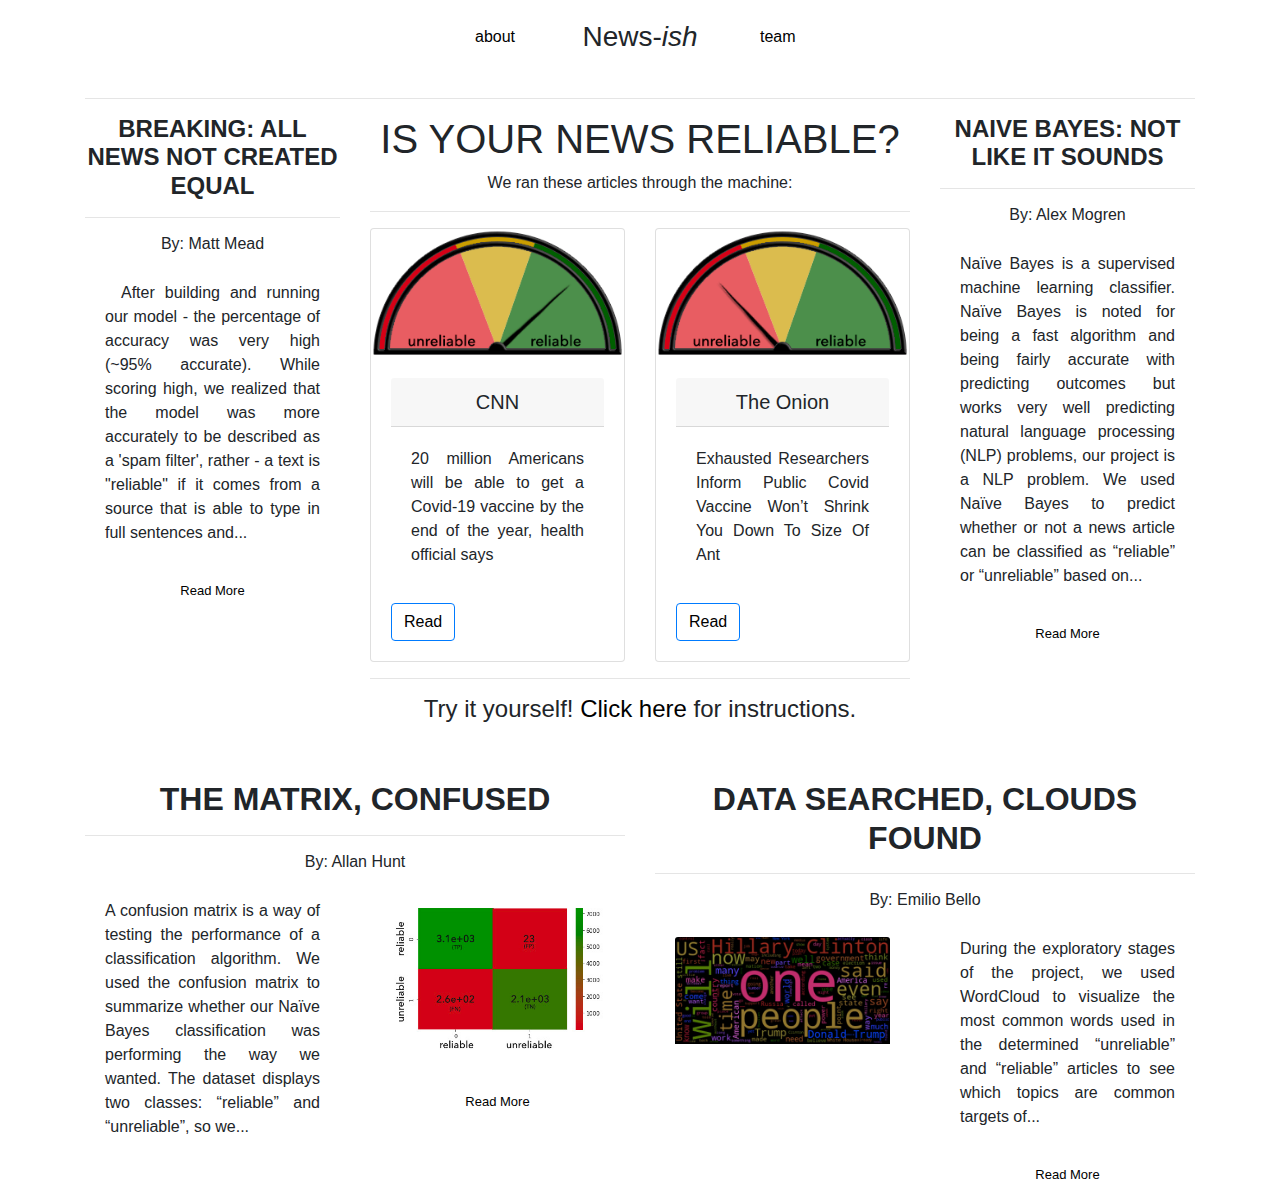
<file: index.html>
<!DOCTYPE html>
<html lang="en">

<head>
  <meta charset="UTF-8">
  <link rel="shortcut icon" href="static/assets/newsish-fav.png">
  <title>News-ish</title>
  <link rel="stylesheet" href="https://stackpath.bootstrapcdn.com/bootstrap/4.3.1/css/bootstrap.min.css" integrity="sha384-ggOyR0iXCbMQv3Xipma34MD+dH/1fQ784/j6cY/iJTQUOhcWr7x9JvoRxT2MZw1T" crossorigin="anonymous">

  <!-- D3 Import -->
  <script src="https://d3js.org/d3.v5.min.js"></script>   

  <!-- Our CSS -->
  <link rel="stylesheet" type="text/css" href="static/css/style.css">

</head>

<body>
  <div class="container">
    <div class="row">
        <div class="col-4"></div>
        <div class="col-1 menu-right"><a href="about.html">about</a></div>
        <div class="col-2">
            <h3 class="header-row">News-<i>ish</i></h3>
        </div>
        <div class="col-1 menu-right"><a href="team.html">team</a></div>
    </div>
    <hr>
</div>   

<div class="container">
    <div class="row">
        <div class="col-3">
            <h4 class="centered" style="font-weight: bold;">BREAKING: ALL NEWS NOT CREATED EQUAL</h4>
            <hr>
            <h6 class="centered">By: Matt Mead</h6>
            <p class="header-row article">&emsp;After building and running our model - the percentage of accuracy was very high (~95% accurate). While scoring high, we realized that the model was more accurately to be described as a 'spam filter', rather - a text is "reliable" if it comes from a source that is able to type in full sentences and...</p>
            <p class="read-more"><a href="about.html#analysis-section">Read More</a></p>
        </div>

        <!-- USER INPUT REPLACEMENT -->
        <div class="col-6">
            <h1 class="centered">IS YOUR NEWS RELIABLE?</h1>
            <p class="centered">We ran these articles through the machine:</p>
            <hr>
            <div class="card-deck">
            <div class="card">
            <img class="card-img-top" src="static/assets/meter-reliable.gif" alt="Reliable">
            <div class="card-body">
                <h5 class="card-header centered">CNN</h5>
                <p class="header-row article">20 million Americans will be able to get a Covid-19 vaccine by the end of the year, health official says</p>
                <a href="https://www.cnn.com/world/live-news/coronavirus-pandemic-12-04-20-intl/h_6eff62dbe422f3f162926add00521c01" target="_blank" class="btn btn-primary centered">Read</a>
            </div>
              </div>

            <div class="card">
            <img class="card-img-top" src="static/assets/meter-unreliable.gif" alt="Unreliable">
            <div class="card-body">
                <h5 class="card-header centered">The Onion</h5>
                <p class="header-row article">Exhausted Researchers Inform Public Covid Vaccine Won’t Shrink You Down To Size Of Ant</p>
                <a href="https://www.theonion.com/exhausted-researchers-inform-public-covid-vaccine-won-t-1845801078" target="_blank" class="btn btn-primary centered">Read</a>
            </div>
                </div>
            </div>
            <hr>
            <h4 class="centered">Try it yourself! <a href="https://github.com/mmeadx/newsish#run-model-locally" target="_blank">Click here</a> for instructions.</h4>
        </div>

        <div class="col-3">
            <h4 class="centered" style="font-weight: bold;">NAIVE BAYES: NOT LIKE IT SOUNDS</h4>
            <hr>
            <h6 class="centered">By: Alex Mogren</h6>
            <p class="header-row article">Naïve Bayes is a supervised machine learning classifier. Naïve Bayes is noted for being a fast algorithm and being fairly accurate with predicting outcomes but works very well predicting natural language processing (NLP) problems, our project is a NLP problem. We used Naïve Bayes to predict whether or not a news article can be classified as “reliable” or “unreliable” based on...</p>
            <p class="read-more"><a href="about.html#naive-bayes-section">Read More</a></p>
        </div>
    </div>
    <div class="row">
        <div class="col-6">
            <br><br>
            <h2 class="centered" style="font-weight: bold;">THE MATRIX, CONFUSED</h2>
            <hr>
            <h6 class="centered">By: Allan Hunt</h6>
            <div class="row">
                <div class= "col-6">
                    <p class="header-row article">A confusion matrix is a way of testing the performance of a classification algorithm. We used the confusion matrix to summarize whether our Naïve Bayes classification was performing the way we wanted. The dataset displays two classes: “reliable” and “unreliable”, so we...</p>
                </div>
                <div class= "col-6">
                    <p class="header-row article"><img class="card-img-top" src="static/assets/testdata-matrix.jpg"></p>
                    <p class="read-more"><a href="about.html#matrix-section">Read More</a></p>
                </div>
            </div>
        </div>
        <div class="col-6">
            <br><br>
            <h2 class="centered" style="font-weight: bold;">DATA SEARCHED, CLOUDS FOUND</h2>
            <hr>
            <h6 class="centered">By: Emilio Bello</h6>
            <div class="row">
                <div class= "col-6">
                    <p class="header-row article"><img class="card-img-top" src="static/assets/unreliable.jpg"></p>
                </div>
                <div class= "col-6">
                    <p class="header-row article">During the exploratory stages of the project, we  used WordCloud to visualize the most common words used in the determined “unreliable” and “reliable” articles to see which topics are common targets of...</p>
                    <p class="read-more"><a href="about.html#matrix-section">Read More</a></p>
                </div>
                </div>
        </div>

    </div>
</div>

<script src="https://cdn.plot.ly/plotly-latest.min.js"></script>
<script src="static/js/get.js"></script>
<script src="https://code.jquery.com/jquery-3.3.1.slim.min.js" integrity="sha384-q8i/X+965DzO0rT7abK41JStQIAqVgRVzpbzo5smXKp4YfRvH+8abtTE1Pi6jizo" crossorigin="anonymous"></script>
<script src="https://cdnjs.cloudflare.com/ajax/libs/popper.js/1.14.7/umd/popper.min.js" integrity="sha384-UO2eT0CpHqdSJQ6hJty5KVphtPhzWj9WO1clHTMGa3JDZwrnQq4sF86dIHNDz0W1" crossorigin="anonymous"></script>
<script src="https://stackpath.bootstrapcdn.com/bootstrap/4.3.1/js/bootstrap.min.js" integrity="sha384-JjSmVgyd0p3pXB1rRibZUAYoIIy6OrQ6VrjIEaFf/nJGzIxFDsf4x0xIM+B07jRM" crossorigin="anonymous"></script>


</body>

</html>
</file>
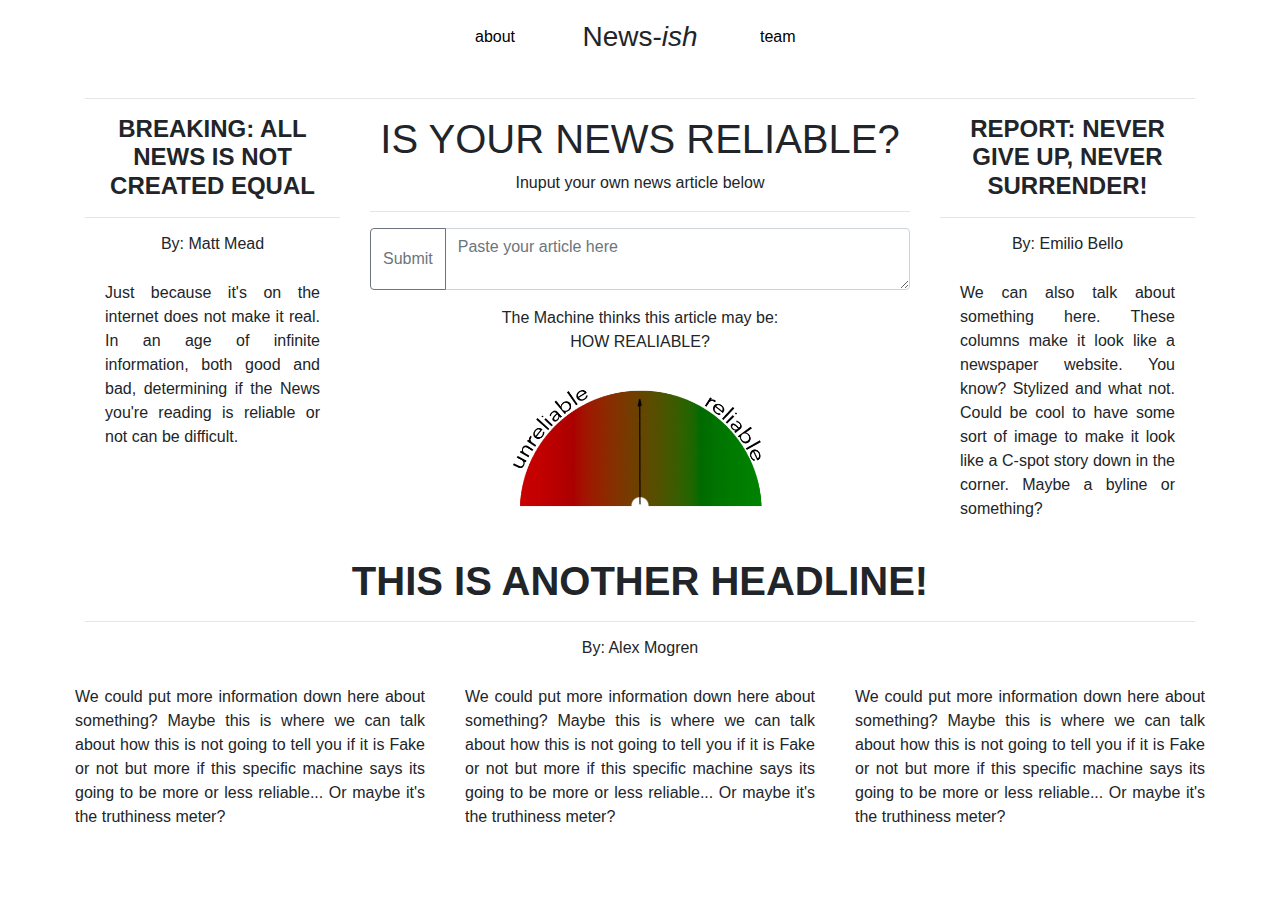
<file: templates/index.html>
<!DOCTYPE html>
<html lang="en">

<head>
  <meta charset="UTF-8">
  <link rel="shortcut icon" href="./static/assets/newsish-fav.png">
  <title>News-ish</title>
  <link rel="stylesheet" href="https://stackpath.bootstrapcdn.com/bootstrap/4.3.1/css/bootstrap.min.css" integrity="sha384-ggOyR0iXCbMQv3Xipma34MD+dH/1fQ784/j6cY/iJTQUOhcWr7x9JvoRxT2MZw1T" crossorigin="anonymous">

  <!-- D3 Import -->
  <script src="https://d3js.org/d3.v5.min.js"></script>   

  <!-- Our CSS -->
  <link rel="stylesheet" type="text/css" href="../static/css/style.css">

</head>

<body>
  <div class="container">
    <div class="row">
        <div class="col-4"></div>
        <div class="col-1 menu-right"><a href="about.html">about</a></div>
        <div class="col-2">
            <h3 class="header-row">News-<i>ish</i></h3>
        </div>
        <div class="col-1 menu-right"><a href="team.html">team</a></div>
    </div>
    <hr>
</div>   

<div class="container">
    <div class="row">
        <div class="col-3">
            <h4 class="centered" style="font-weight: bold;">BREAKING: ALL NEWS IS NOT CREATED EQUAL</h4>
            <hr>
            <h6 class="centered">By: Matt Mead</h6>
            <p class="header-row article">Just because it's on the internet does not make it real. In an age of infinite information, both good and bad, determining if the News you're reading is reliable or not can be difficult.</p>
        </div>

        <!-- USER INPUT SECTION -->
        <div class="col-6">
            <h1 class="centered">IS YOUR NEWS RELIABLE?</h1>
            <p class="centered">Inuput your own news article below</p>
            <hr>
            <div class="input-group mb-3">
                <div class="input-group-prepend">
                  <button class="btn btn-outline-secondary" type="button" id="submit">Submit</button>
                </div>
                <textarea type="text" class="form-control" id="userarticle" placeholder="Paste your article here"></textarea>
              </div>
            <div class="centered">The Machine thinks this article may be:</div>
            <div class="centered" id="reliability">HOW REALIABLE?</div>
            <div class="centered"><img class="centered-img" id="meter" src="../static/assets/meter-centered.png"></div>

        </div>

        <div class="col-3">
            <h4 class="centered" style="font-weight: bold;">REPORT: NEVER GIVE UP, NEVER SURRENDER!</h4>
            <hr>
            <h6 class="centered">By: Emilio Bello</h6>
            <p class="header-row article">We can also talk about something here. These columns make it look like a newspaper website. You know? Stylized and what not. Could be cool to have some sort of image to make it look like a C-spot story down in the corner. Maybe a byline or something?</p>
        </div>
    </div>
    <div class="row">
        <div class="col-12">
            <h1 class="centered" style="font-weight: bold;">THIS IS ANOTHER HEADLINE!</h1>
            <hr>
            <h6 class="centered">By: Alex Mogren</h6>
        </div>
        <div class="row">
            <p class="col-4 header-row article">We could put more information down here about something? Maybe this is where we can talk about how this is not going to tell you if it is Fake or not but more if this specific machine says its going to be more or less reliable... Or maybe it's the truthiness meter?</p>
            <p class="col-4 header-row article">We could put more information down here about something? Maybe this is where we can talk about how this is not going to tell you if it is Fake or not but more if this specific machine says its going to be more or less reliable... Or maybe it's the truthiness meter?</p>
            <p class="col-4 header-row article">We could put more information down here about something? Maybe this is where we can talk about how this is not going to tell you if it is Fake or not but more if this specific machine says its going to be more or less reliable... Or maybe it's the truthiness meter?</p>
        </div>
    </div>
</div>

<script src="https://cdn.plot.ly/plotly-latest.min.js"></script>
<script src="/static/js/get.js"></script>
<script src="https://code.jquery.com/jquery-3.3.1.slim.min.js" integrity="sha384-q8i/X+965DzO0rT7abK41JStQIAqVgRVzpbzo5smXKp4YfRvH+8abtTE1Pi6jizo" crossorigin="anonymous"></script>
<script src="https://cdnjs.cloudflare.com/ajax/libs/popper.js/1.14.7/umd/popper.min.js" integrity="sha384-UO2eT0CpHqdSJQ6hJty5KVphtPhzWj9WO1clHTMGa3JDZwrnQq4sF86dIHNDz0W1" crossorigin="anonymous"></script>
<script src="https://stackpath.bootstrapcdn.com/bootstrap/4.3.1/js/bootstrap.min.js" integrity="sha384-JjSmVgyd0p3pXB1rRibZUAYoIIy6OrQ6VrjIEaFf/nJGzIxFDsf4x0xIM+B07jRM" crossorigin="anonymous"></script>


</body>

</html>
</file>
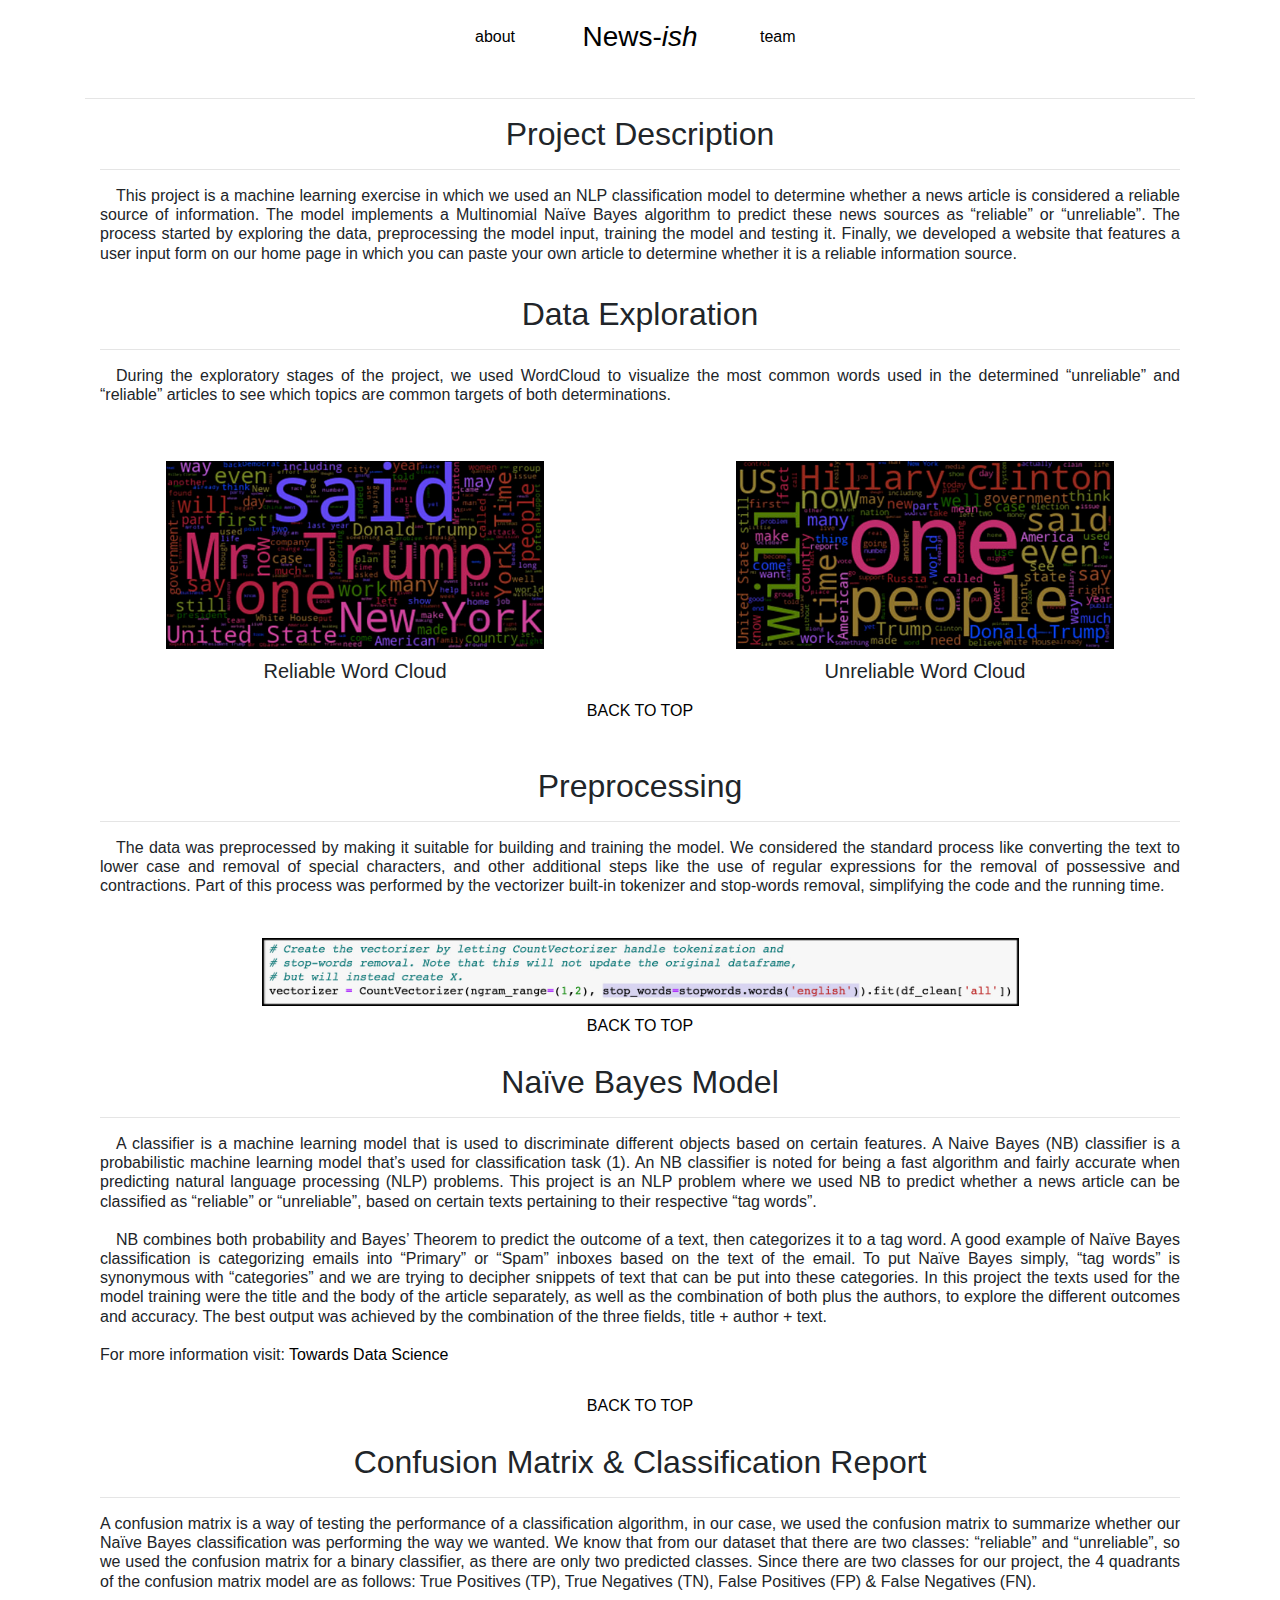
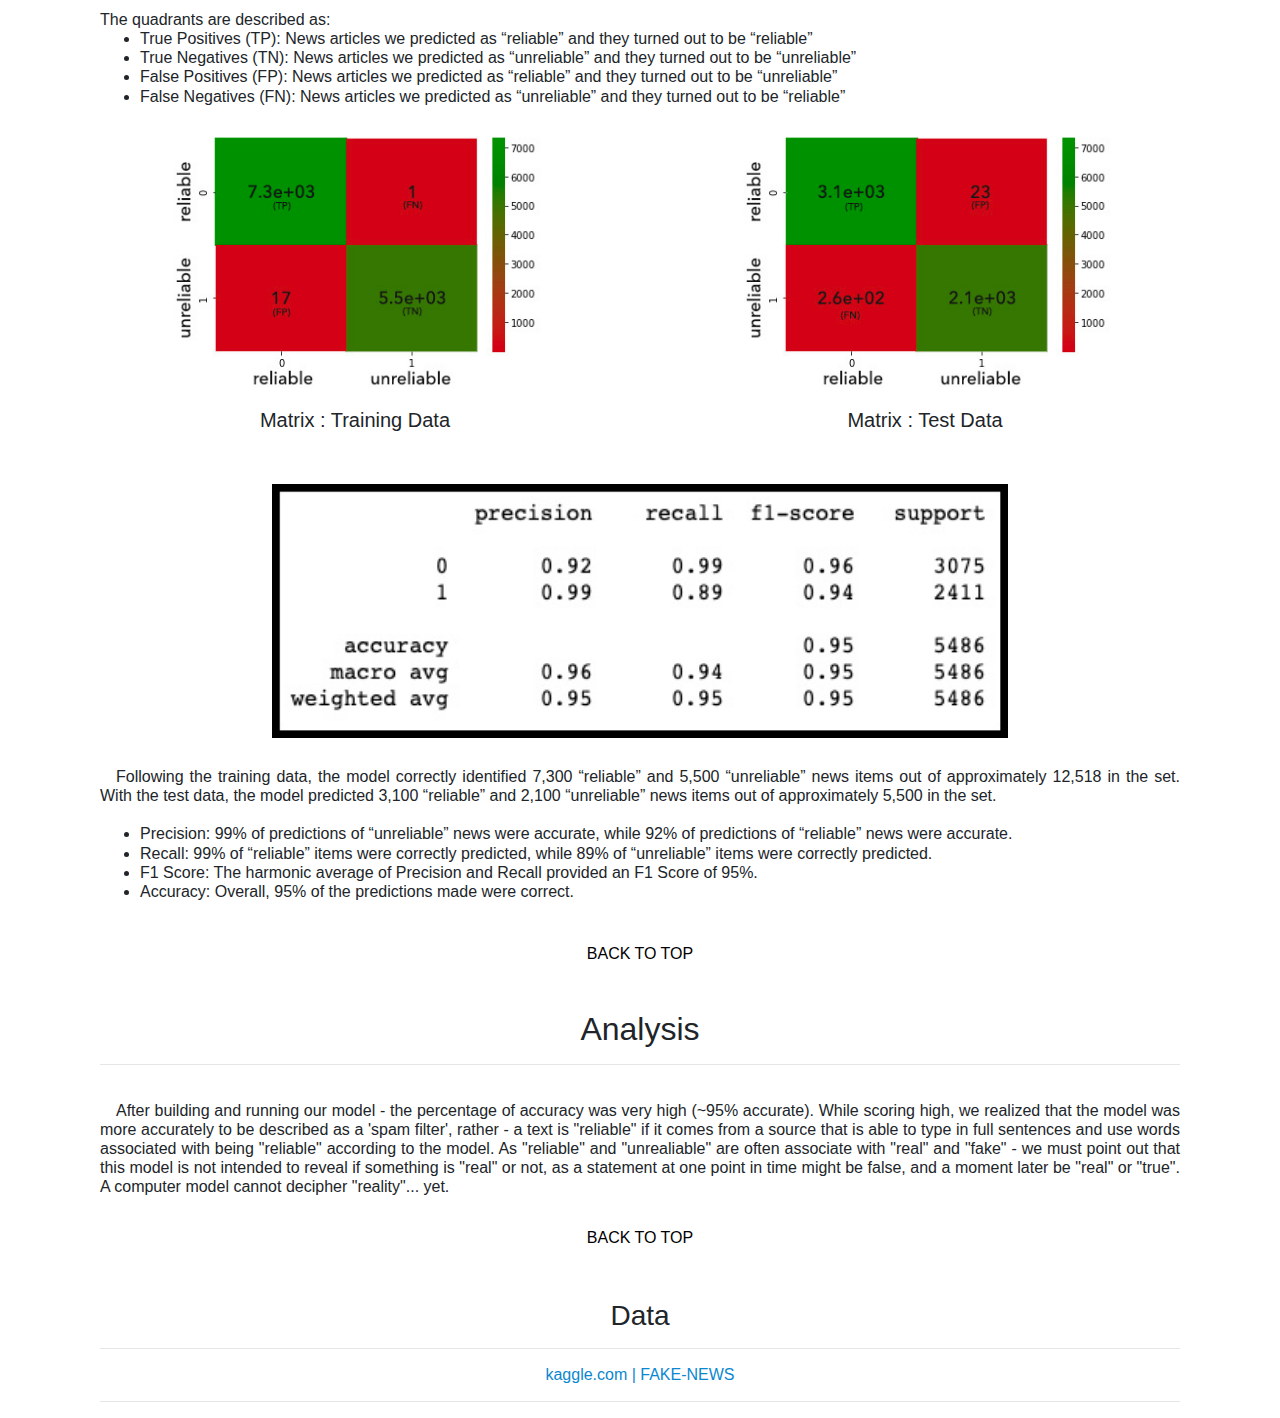
<file: about.html>
<!DOCTYPE html>
<html lang="en">

<head>
  <meta charset="UTF-8">
  <link rel="shortcut icon" href="static/assets/newsish-fav.png">
  <title>News-ish</title>
  <link rel="stylesheet" href="https://stackpath.bootstrapcdn.com/bootstrap/4.3.1/css/bootstrap.min.css" integrity="sha384-ggOyR0iXCbMQv3Xipma34MD+dH/1fQ784/j6cY/iJTQUOhcWr7x9JvoRxT2MZw1T" crossorigin="anonymous">

  <!-- D3 Import -->
  <script src="https://d3js.org/d3.v5.min.js"></script>   

  <!-- Our CSS -->
  <link rel="stylesheet" type="text/css" href="static/css/style.css">

</head>

<body>
  <div class="container" id="top">
    <div class="row">
        <div class="col-4"></div>
        <div class="col-1 menu-right"><a href="about.html">about</a></div>
        <div class="col-2">
            <h3 class="header-row"><a href="index.html">News-<i>ish</i></h3></a>
        </div>
        <div class="col-1 menu-right"><a href="team.html">team</a></div>
    </div>
    <hr>
</div>   

<div class="container">

    <!-- PROJECT DESCRIPTION SECTION -->
    <div class="col-12" id="project-description-section"><h2 class="centered">Project Description</h2><hr></div>

    <div class="col-12"><h6 class="article thin">&emsp;This project is a machine learning exercise in which we used an NLP classification model to determine whether a news article is considered a reliable source of information. The model implements a Multinomial Naïve Bayes algorithm to predict these news sources as “reliable”  or “unreliable”. The process started by exploring the data, preprocessing the model input, training the model and testing it. Finally, we developed a website that features a user input form on our home page in which you can paste your own article to determine whether it is a reliable information source.</h6><br></div>


    <!-- DATA EXPLORATION SECTION -->
    <div class="col-12" id="data-exploration-section"><h2 class="centered">Data Exploration</h2><hr></div>

    <div class="col-12"><h6 class="article thin">&emsp;During the exploratory stages of the  project, we used WordCloud to visualize the most common words used in the determined “unreliable” and “reliable” articles to see which topics are common targets of both determinations.</h6><br><br></div>

    <div class="row">
        <div class="col-6">
            <img class="centered-img" src="static/assets/reliable.jpg" alt="reliable word cloud">
            <h5 class="centered padding">Reliable Word Cloud</h5>
        </div>
        <div class="col-6">
            <img class="centered-img" src="static/assets/unreliable.jpg" alt="unreliable word cloud">
            <h5 class="centered padding">Unreliable Word Cloud</h5>
        </div>
    </div>

    <div class="col-12"><h6 class="centered"><a href="about.html#top">BACK TO TOP</a><br><br><br></h6></div>

    <!-- PREPROCESSING SECTION -->
    <div class="col-12" id="preprocessing-section"><h2 class="centered">Preprocessing</h2><hr></div>

    <div class="col-12"><h6 class="article thin">&emsp;The data was preprocessed by making it suitable for building and training the model. We considered the standard process like converting the text to lower case and removal of special characters, and other additional steps like the use of regular expressions for the removal of possessive and contractions. Part of this process was performed by the vectorizer built-in tokenizer and stop-words removal, simplifying the code and the running time.</h6><br></div>

    <img class="centered-img padding" src="static/assets/vectorizer.jpg" alt="vectorizer from jupyter notebook">

    <div class="col-12"><h6 class="centered"><a href="about.html#top">BACK TO TOP</a><br><br></h6></div>

    <!-- NAÏVE BAYES SECTION -->
    <div class="col-12" id="naive-bayes-section"><h2 class="centered">Naïve Bayes Model</h2><hr></div>

    <div class="col-12"><h6 class="article thin">&emsp;A classifier is a machine learning model that is used to discriminate different  objects based on certain features. A Naive Bayes (NB) classifier is a probabilistic machine learning model that’s used for classification task (1).  An NB classifier is noted for being a fast algorithm and fairly accurate when predicting natural language processing (NLP) problems. This project is an NLP problem where we used NB to predict whether a news article can be classified as “reliable” or “unreliable”, based on certain texts pertaining to their respective “tag words”. <br><br>
        &emsp;NB combines both probability and Bayes’ Theorem to predict the outcome of a text, then categorizes it to a tag word. A good example of Naïve Bayes classification is categorizing emails into “Primary” or “Spam” inboxes based on the text of the email. To put Naïve Bayes simply, “tag words” is synonymous with “categories” and we are trying to decipher snippets of text that can be put into these categories. In this project the texts used for the model training were the title and the body of the article separately, as well as the combination of both plus the authors, to explore the different outcomes and accuracy. The best output was achieved by the combination of the three fields, title + author + text.<br><br>
        For more information visit: <a href="https://towardsdatascience.com/naive-bayes-classifier-81d512f50a7c">Towards Data Science</a>
    </h6><br></div>

    <div class="col-12"><h6 class="centered"><a href="about.html#top">BACK TO TOP</a><br><br></h6></div>

        <!-- MATRIX SECTION -->
    <div class="col-12" id="matrix-section"><h2 class="centered">Confusion Matrix & Classification Report</h2><hr></div>

    <div class="col-12"><h6 class="article thin">A confusion matrix is a way of testing the performance of a classification algorithm, in our case, we used the confusion matrix to summarize whether our Naïve Bayes classification was performing the way we wanted. We know that from our dataset that there are two classes: “reliable” and “unreliable”, so we used the confusion matrix for a binary classifier, as there are only two predicted classes. Since there are two classes for our project, the 4 quadrants of the confusion matrix model are as follows: True Positives (TP), True Negatives (TN), False Positives (FP) & False Negatives (FN). <br><br> The quadrants are described as: 
        <ul>
            <li>True Positives (TP): News articles we predicted as “reliable” and they turned out to be “reliable”</li>
            <li>True Negatives (TN): News articles we predicted as “unreliable” and they turned out to be “unreliable”</li>
            <li>False Positives (FP): News articles we predicted as “reliable” and they turned out to be “unreliable”</li>
            <li>False Negatives (FN): News articles we predicted as “unreliable” and they turned out to be “reliable”</li>
        </ul>
        </h6>
    </div>

    <div class="row">
        <div class="col-6">
                <img class="centered-img" src="static/assets/trainingdata-matrix.jpg" alt="training data matrix">
                <h5 class="centered padding">Matrix : Training Data</h5>
        </div>
        <div class="col-6">
                <img class="centered-img" src="static/assets/testdata-matrix.jpg" alt="test data matrix">
                <h5 class="centered padding">Matrix : Test Data</h5>
        </div>
    </div>

    <div class="col-12">
        <br>
        <img class="centered-img padding" src="static/assets/matrix-desc.jpg" alt="matrix description">
    </div>

    <div class="col-12"><h6 class="article thin"><br>&emsp;Following the training data, the model correctly identified 7,300 “reliable” and 5,500 “unreliable” news items out of approximately 12,518 in the set.  With the test data, the model predicted 3,100 “reliable” and 2,100 “unreliable” news items out of approximately 5,500 in the set.<br><br>
        <ul>
            <li>Precision: 99% of predictions of “unreliable” news were accurate, while 92% of predictions of “reliable” news were accurate.<br></li>
            <li>Recall: 99% of “reliable” items were correctly predicted, while 89% of “unreliable” items were correctly predicted.<br></li>
            <li>F1 Score: The harmonic average of Precision and Recall provided an F1 Score of 95%.<br></li>
            <li>Accuracy: Overall, 95% of the predictions made were correct.</li>
        </ul>
                <br></h6></div>

    <div class="col-12"><h6 class="centered"><a href="about.html#top">BACK TO TOP</a><br><br><br></h6></div>

    <!-- NEXT STEPS SECTION -->
    <div class="col-12" id="analysis-section"><h2 class="centered">Analysis</h2><hr></div>

    <div class="col-12"><h6 class="article thin"><br>&emsp;After building and running our model - the percentage of accuracy was very high (~95% accurate). While scoring high, we realized that the model was more accurately to be described as a 'spam filter', rather - a text is "reliable" if it comes from a source that is able to type in full sentences and use words associated with being "reliable" according to the model. As "reliable" and "unrealiable" are often associate with "real" and "fake" - we must point out that this model is not intended to reveal if something is "real" or not, as a statement at one point in time might be false, and a moment later be "real" or "true". A computer model cannot decipher "reality"... yet.</h6><br></r></div>

    <div class="col-12"><h6 class="centered"><a href="about.html#top">BACK TO TOP</a><br><br></h6></div>
    
    <div class="col-12">
        <br>
        <h3 class="centered">Data</h3>
        <hr>
        <h6 class="centered"><a style="color: rgb(11, 135, 207)" href="https://www.kaggle.com/c/fake-news/data" target="_blank">kaggle.com | FAKE-NEWS</a></h6>
        <hr>
    </div>
    
</div>

<script src="https://code.jquery.com/jquery-3.3.1.slim.min.js" integrity="sha384-q8i/X+965DzO0rT7abK41JStQIAqVgRVzpbzo5smXKp4YfRvH+8abtTE1Pi6jizo" crossorigin="anonymous"></script>
<script src="https://cdnjs.cloudflare.com/ajax/libs/popper.js/1.14.7/umd/popper.min.js" integrity="sha384-UO2eT0CpHqdSJQ6hJty5KVphtPhzWj9WO1clHTMGa3JDZwrnQq4sF86dIHNDz0W1" crossorigin="anonymous"></script>
<script src="https://stackpath.bootstrapcdn.com/bootstrap/4.3.1/js/bootstrap.min.js" integrity="sha384-JjSmVgyd0p3pXB1rRibZUAYoIIy6OrQ6VrjIEaFf/nJGzIxFDsf4x0xIM+B07jRM" crossorigin="anonymous"></script>


</body>

</html>
</file>
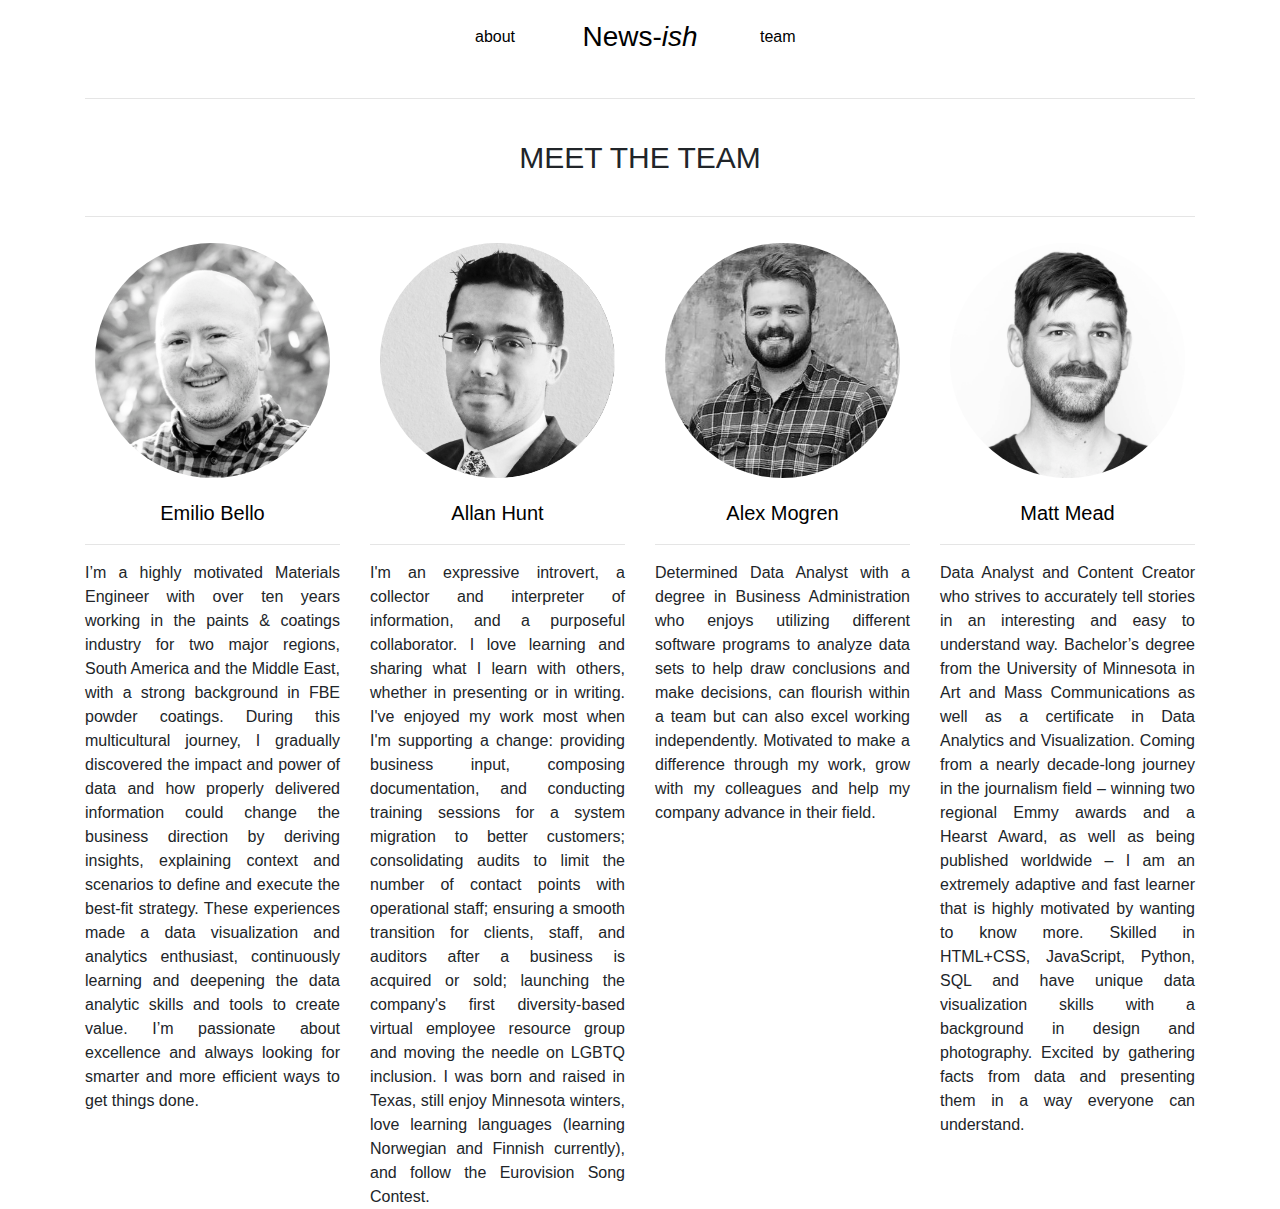
<file: team.html>
<!DOCTYPE html>
<html lang="en">

<head>
  <meta charset="UTF-8">
  <link rel="shortcut icon" href="static/assets/newsish-fav.png">
  <title>News-ish</title>
  <link rel="stylesheet" href="https://stackpath.bootstrapcdn.com/bootstrap/4.3.1/css/bootstrap.min.css" integrity="sha384-ggOyR0iXCbMQv3Xipma34MD+dH/1fQ784/j6cY/iJTQUOhcWr7x9JvoRxT2MZw1T" crossorigin="anonymous">

  <!-- D3 Import -->
  <script src="https://d3js.org/d3.v5.min.js"></script>   

  <!-- Our CSS -->
  <link rel="stylesheet" type="text/css" href="static/css/style.css">

</head>

<body>
  <div class="container">
    <div class="row">
        <div class="col-4"></div>
        <div class="col-1 menu-right"><a href="about.html">about</a></div>
        <div class="col-2">
            <h3 class="header-row"><a href="index.html">News-<i>ish</i></h3></a>
        </div>
        <div class="col-1 menu-right"><a href="team.html">team</a></div>
    </div>
    <hr>
</div>   

<div class="container">
    <div class="row">
        <div class="col-12">
            <p class="header-row" style="font-size: 30px;">MEET THE TEAM</p>
            <hr>
        </div>
    </div>
    <div class="row">
        
        <div class="col-3">
            <img class="rounded-circle" src="static/assets/EmilioBello1x1.jpg">
            <div class="bio-name"><a href="https://www.linkedin.com/in/emilio-bello-09938760/" target="_blank">Emilio Bello</a></div>
            <hr>
            <div class="bio-body">I’m a highly motivated Materials Engineer with over ten years working in the paints & coatings industry for two major regions, South America and the Middle East, with a strong background in FBE powder coatings. During this multicultural journey, I gradually discovered the impact and power of data and how properly delivered information could change the business direction by deriving insights, explaining context and scenarios to define and execute the best-fit strategy. These experiences made a data visualization and analytics enthusiast, continuously learning and deepening the data analytic skills and tools to create value. I’m passionate about excellence and always looking for smarter and more efficient ways to get things done.</div>
        </div>

        <div class="col-3">
            <img class="rounded-circle" src="static/assets/allanhunt1x1.jpg">
            <div class="bio-name"><a href="https://www.linkedin.com/in/allanrhunt/" target="_blank">Allan Hunt</a></div>
            <hr>
            <div class="bio-body">I'm an expressive introvert, a collector and interpreter of information, and a purposeful collaborator. I love learning and sharing what I learn with others, whether in presenting or in writing. I've enjoyed my work most when I'm supporting a change: providing business input, composing documentation, and conducting training sessions for a system migration to better customers; consolidating audits to limit the number of contact points with operational staff; ensuring a smooth transition for clients, staff, and auditors after a business is acquired or sold; launching the company's first diversity-based virtual employee resource group and moving the needle on LGBTQ inclusion. I was born and raised in Texas, still enjoy Minnesota winters, love learning languages (learning Norwegian and Finnish currently), and follow the Eurovision Song Contest.</div>
        </div>

        <div class="col-3">
            <img class="rounded-circle" src="static/assets/alexmogren1x1.jpg">
            <div class="bio-name"><a href="https://www.linkedin.com/in/alexander-mogren-19049517b/" target="_blank">Alex Mogren</a></div>
            <hr>
            <div class="bio-body">Determined Data Analyst with a degree in Business Administration who enjoys utilizing different software programs to analyze data sets to help draw conclusions and make decisions, can flourish within a team but can also excel working independently. Motivated to make a difference through my work, grow with my colleagues and help my company advance in their field.</div>
        </div>

        <div class="col-3">
            <img class="rounded-circle" src="static/assets/mattmead1x1.jpg">
            <div class="bio-name"><a href="https://www.linkedin.com/in/mattmeadmpls/" target="_blank">Matt Mead</a></div>
            <hr>
            <div class="bio-body">Data Analyst and Content Creator who strives to accurately tell stories in an interesting and easy to understand way. Bachelor’s degree from the University of Minnesota in Art and Mass Communications as well as a certificate in Data Analytics and Visualization. Coming from a nearly decade-long journey in the journalism field – winning two regional Emmy awards and a Hearst Award, as well as being published worldwide – I am an extremely adaptive and fast learner that is highly motivated by wanting to know more. Skilled in HTML+CSS, JavaScript, Python, SQL and have unique data visualization skills with a background in design and photography. Excited by gathering facts from data and presenting them in a way everyone can understand. 

            </div>
        </div>
    </div>

</div>

<script src="https://code.jquery.com/jquery-3.3.1.slim.min.js" integrity="sha384-q8i/X+965DzO0rT7abK41JStQIAqVgRVzpbzo5smXKp4YfRvH+8abtTE1Pi6jizo" crossorigin="anonymous"></script>
<script src="https://cdnjs.cloudflare.com/ajax/libs/popper.js/1.14.7/umd/popper.min.js" integrity="sha384-UO2eT0CpHqdSJQ6hJty5KVphtPhzWj9WO1clHTMGa3JDZwrnQq4sF86dIHNDz0W1" crossorigin="anonymous"></script>
<script src="https://stackpath.bootstrapcdn.com/bootstrap/4.3.1/js/bootstrap.min.js" integrity="sha384-JjSmVgyd0p3pXB1rRibZUAYoIIy6OrQ6VrjIEaFf/nJGzIxFDsf4x0xIM+B07jRM" crossorigin="anonymous"></script>


</body>

</html>
</file>
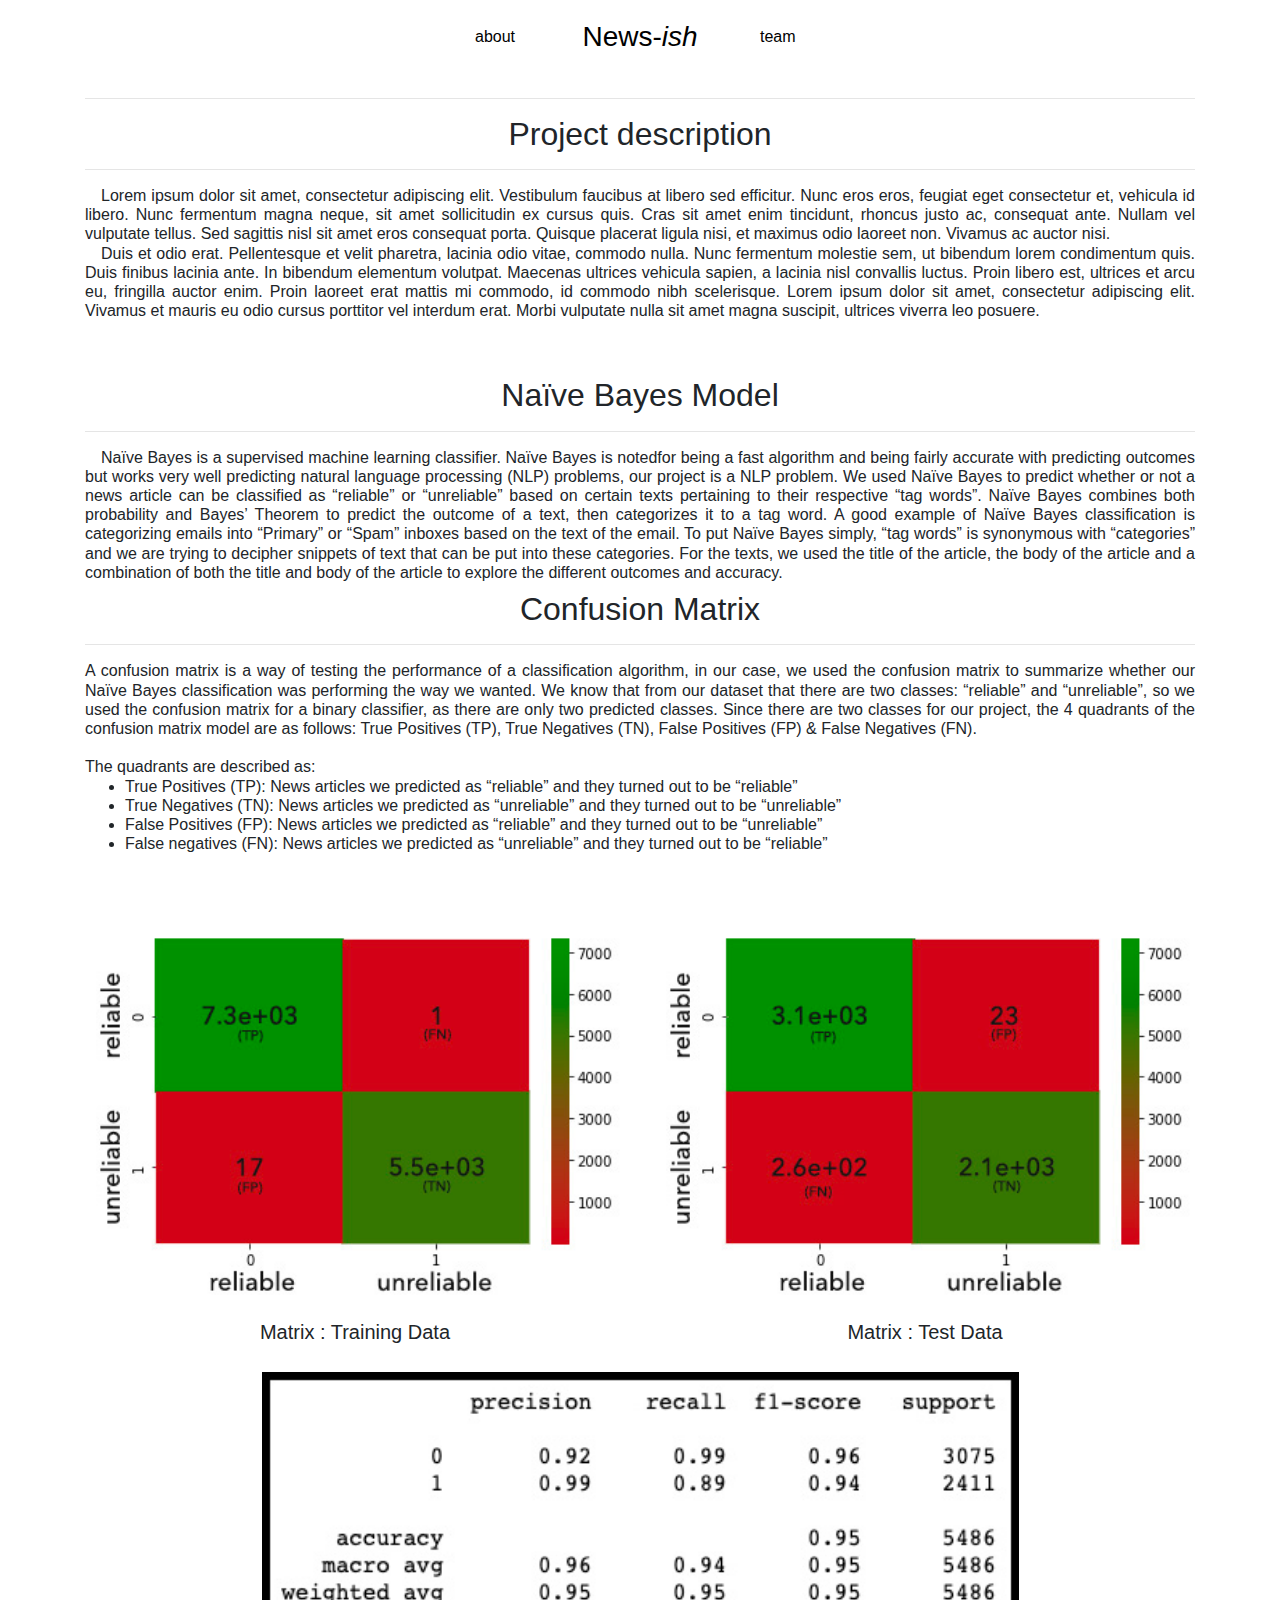
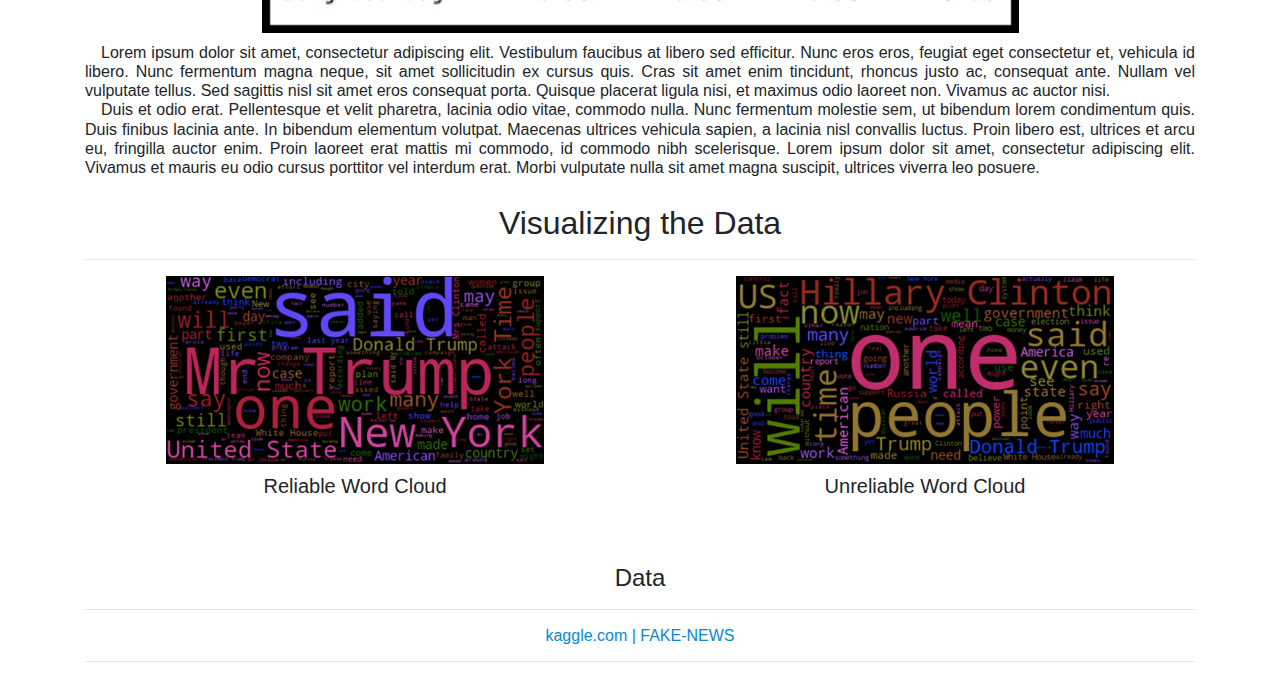
<file: templates/about.html>
<!DOCTYPE html>
<html lang="en">

<head>
  <meta charset="UTF-8">
  <link rel="shortcut icon" href="./static/assets/newsish-fav.png">
  <title>News-ish</title>
  <link rel="stylesheet" href="https://stackpath.bootstrapcdn.com/bootstrap/4.3.1/css/bootstrap.min.css" integrity="sha384-ggOyR0iXCbMQv3Xipma34MD+dH/1fQ784/j6cY/iJTQUOhcWr7x9JvoRxT2MZw1T" crossorigin="anonymous">

  <!-- D3 Import -->
  <script src="https://d3js.org/d3.v5.min.js"></script>   

  <!-- Our CSS -->
  <link rel="stylesheet" type="text/css" href="../static/css/style.css">

</head>

<body>
  <div class="container">
    <div class="row">
        <div class="col-4"></div>
        <div class="col-1 menu-right"><a href="about">about</a></div>
        <div class="col-2">
            <h3 class="header-row"><a href="/">News-<i>ish</i></h3></a>
        </div>
        <div class="col-1 menu-right"><a href="team">team</a></div>
    </div>
    <hr>
</div>   

<div class="container">
    <div class="row">
        <!-- PROJECT DESCRIPTION SECTION -->
        <div class="col-12" id="project-description-section"><h2 class="centered">Project description</h2><hr></div>
        <div class="col-12"><h6 class="article thin">&emsp;Lorem ipsum dolor sit amet, consectetur adipiscing elit. Vestibulum faucibus at libero sed efficitur. Nunc eros eros, feugiat eget consectetur et, vehicula id libero. Nunc fermentum magna neque, sit amet sollicitudin ex cursus quis. Cras sit amet enim tincidunt, rhoncus justo ac, consequat ante. Nullam vel vulputate tellus. Sed sagittis nisl sit amet eros consequat porta. Quisque placerat ligula nisi, et maximus odio laoreet non. Vivamus ac auctor nisi. <br>
            &emsp;Duis et odio erat. Pellentesque et velit pharetra, lacinia odio vitae, commodo nulla. Nunc fermentum molestie sem, ut bibendum lorem condimentum quis. Duis finibus lacinia ante. In bibendum elementum volutpat. Maecenas ultrices vehicula sapien, a lacinia nisl convallis luctus. Proin libero est, ultrices et arcu eu, fringilla auctor enim. Proin laoreet erat mattis mi commodo, id commodo nibh scelerisque. Lorem ipsum dolor sit amet, consectetur adipiscing elit. Vivamus et mauris eu odio cursus porttitor vel interdum erat. Morbi vulputate nulla sit amet magna suscipit, ultrices viverra leo posuere.
        </h6><br><br></div>
        
        
        <!-- NAÏVE BAYES SECTION -->
        <div class="col-12" id="naive-bayes-section"><h2 class="centered">Naïve Bayes Model</h2><hr></div>
        <div class="col-12"><h6 class="article thin">&emsp;Naïve Bayes is a supervised machine learning classifier. Naïve Bayes is notedfor being a fast algorithm and being fairly accurate with predicting outcomes but works very well predicting natural language processing (NLP) problems, our project is a NLP problem. We used Naïve Bayes to predict whether or not a news article can be classified as “reliable” or “unreliable” based on certain texts pertaining to their respective “tag words”. Naïve Bayes combines both probability and Bayes’ Theorem to predict the outcome of a text, then categorizes it to a tag word. A good example of Naïve Bayes classification is categorizing emails into “Primary” or “Spam” inboxes based on the text of the email. To put Naïve Bayes simply, “tag words” is synonymous with “categories” and we are trying to decipher snippets of text that can be put into these categories. For the texts, we used the title of the article, the body of the article and a combination of both the title and body of the article to explore the different outcomes and accuracy.</h6>
        </div><br><br>

            <!-- MATRIX SECTION -->
        <div class="col-12" id="matrix-section"><h2 class="centered">Confusion Matrix</h2><hr></div>
        <div class="col-12"><h6 class="article thin">A confusion matrix is a way of testing the performance of a classification algorithm, in our case, we used the confusion matrix to summarize whether our Naïve Bayes classification was performing the way we wanted. We know that from our dataset that there are two classes: “reliable” and “unreliable”, so we used the confusion matrix for a binary classifier, as there are only two predicted classes. Since there are two classes for our project, the 4 quadrants of the confusion matrix model are as follows: True Positives (TP), True Negatives (TN), False Positives (FP) & False Negatives (FN). <br><br> The quadrants are described as: 
            <ul>
                <li>True Positives (TP): News articles we predicted as “reliable” and they turned out to be “reliable”</li>
                <li>True Negatives (TN): News articles we predicted as “unreliable” and they turned out to be “unreliable”</li>
                <li>False Positives (FP): News articles we predicted as “reliable” and they turned out to be “unreliable”</li>
                <li>False negatives (FN): News articles we predicted as “unreliable” and they turned out to be “reliable”</li>
            </ul>
            <br><br></h6>
        </div>

        <div class="col-md-6">
                <img class="centered-img-sbs" src="../static/assets/trainingdata-matrix.jpg" alt="training data matrix">
                <h5 class="centered padding">Matrix : Training Data</h5>
        </div>
        <div class="col-md-6">
                <img class="centered-img-sbs" src="../static/assets/testdata-matrix.jpg" alt="test data matrix">
                <h5 class="centered padding">Matrix : Test Data</h5>
        </div>
        
        <div class="col-md-12">
            <img class="centered-img padding" src="../static/assets/matrix-desc.jpg" alt="matrix description">
        </div>

        <div class="col-12"><h6 class="article thin">&emsp;Lorem ipsum dolor sit amet, consectetur adipiscing elit. Vestibulum faucibus at libero sed efficitur. Nunc eros eros, feugiat eget consectetur et, vehicula id libero. Nunc fermentum magna neque, sit amet sollicitudin ex cursus quis. Cras sit amet enim tincidunt, rhoncus justo ac, consequat ante. Nullam vel vulputate tellus. Sed sagittis nisl sit amet eros consequat porta. Quisque placerat ligula nisi, et maximus odio laoreet non. Vivamus ac auctor nisi. <br>
                &emsp;Duis et odio erat. Pellentesque et velit pharetra, lacinia odio vitae, commodo nulla. Nunc fermentum molestie sem, ut bibendum lorem condimentum quis. Duis finibus lacinia ante. In bibendum elementum volutpat. Maecenas ultrices vehicula sapien, a lacinia nisl convallis luctus. Proin libero est, ultrices et arcu eu, fringilla auctor enim. Proin laoreet erat mattis mi commodo, id commodo nibh scelerisque. Lorem ipsum dolor sit amet, consectetur adipiscing elit. Vivamus et mauris eu odio cursus porttitor vel interdum erat. Morbi vulputate nulla sit amet magna suscipit, ultrices viverra leo posuere.
                <br><br></h6></div>

        <!-- VISUALIZING SECTION -->
        <div class="col-12" id="word-cloud-section"><h2 class="centered">Visualizing the Data</h2><hr></div>
        <div class="col-6">
            <img class="centered-img" src="../static/assets/reliable.jpg" alt="reliable word cloud">
            <h5 class="centered padding">Reliable Word Cloud</h5>
        </div>
        <div class="col-6">
            <img class="centered-img" src="../static/assets/unreliable.jpg" alt="unreliable word cloud">
            <h5 class="centered padding">Unreliable Word Cloud</h5>
        </div>
        

        <div class="col-12">
            <br><br>
            <h4 class="centered">Data</h4>
            <hr>
            <h6 class="centered"><a style="color: rgb(11, 135, 207)" href="https://www.kaggle.com/c/fake-news/data" target="_blank">kaggle.com | FAKE-NEWS</a></h6>
            <hr>
         </div>

    </div>
</div>

<script src="https://code.jquery.com/jquery-3.3.1.slim.min.js" integrity="sha384-q8i/X+965DzO0rT7abK41JStQIAqVgRVzpbzo5smXKp4YfRvH+8abtTE1Pi6jizo" crossorigin="anonymous"></script>
<script src="https://cdnjs.cloudflare.com/ajax/libs/popper.js/1.14.7/umd/popper.min.js" integrity="sha384-UO2eT0CpHqdSJQ6hJty5KVphtPhzWj9WO1clHTMGa3JDZwrnQq4sF86dIHNDz0W1" crossorigin="anonymous"></script>
<script src="https://stackpath.bootstrapcdn.com/bootstrap/4.3.1/js/bootstrap.min.js" integrity="sha384-JjSmVgyd0p3pXB1rRibZUAYoIIy6OrQ6VrjIEaFf/nJGzIxFDsf4x0xIM+B07jRM" crossorigin="anonymous"></script>


</body>

</html>
</file>
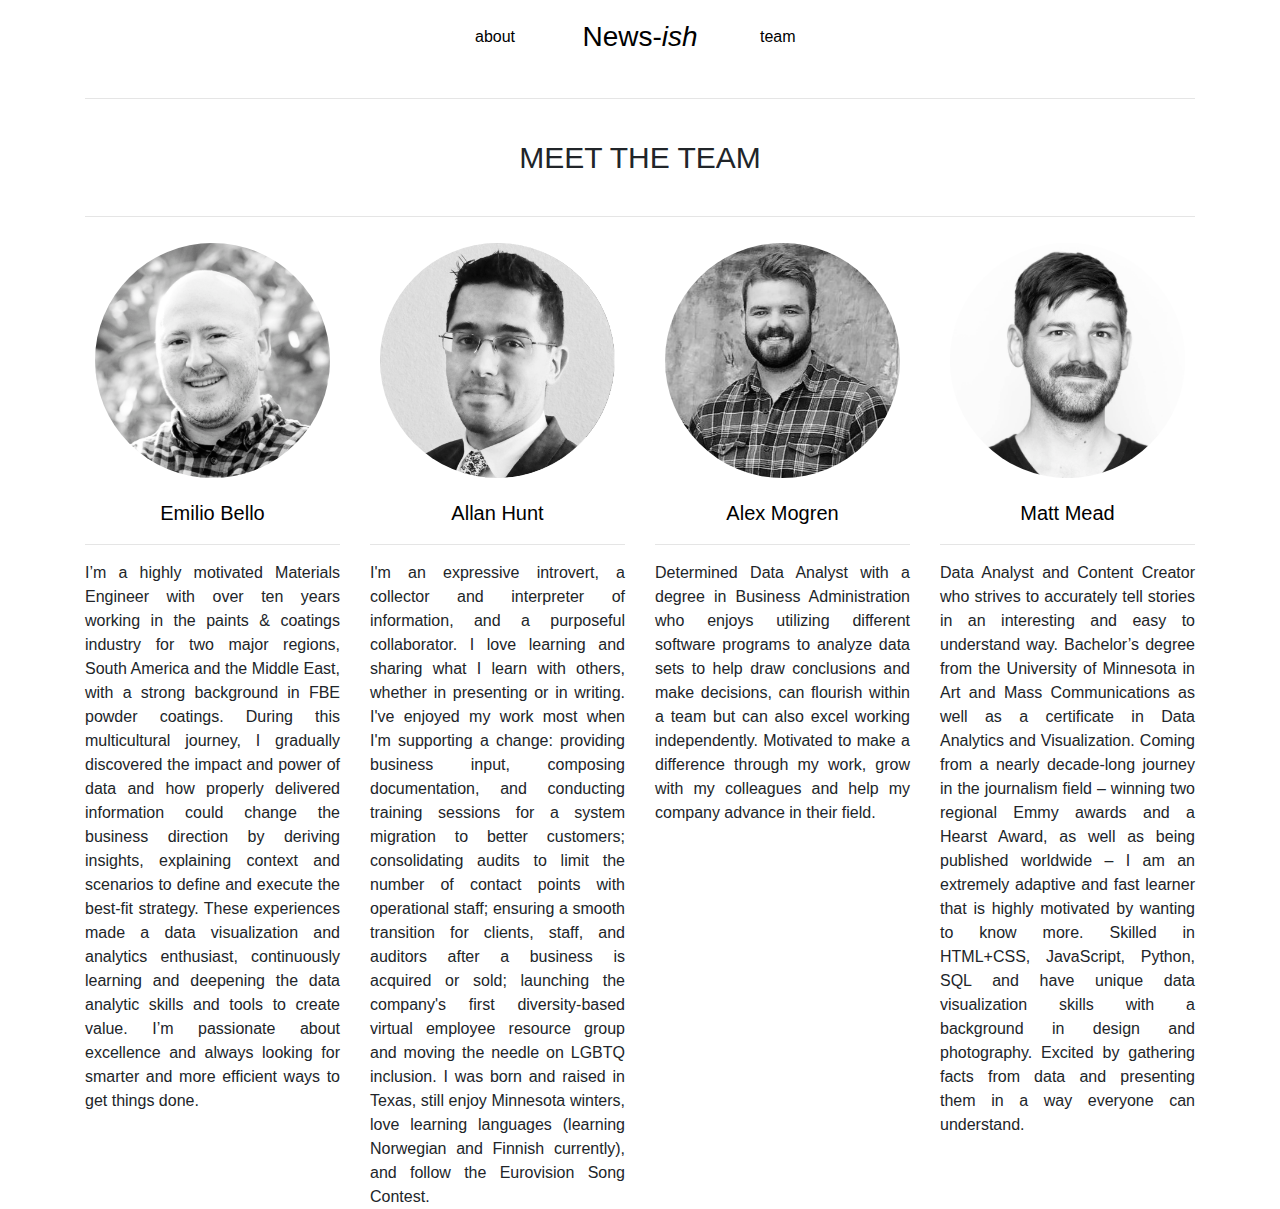
<file: templates/team.html>
<!DOCTYPE html>
<html lang="en">

<head>
  <meta charset="UTF-8">
  <link rel="shortcut icon" href="./static/assets/newsish-fav.png">
  <title>News-ish</title>
  <link rel="stylesheet" href="https://stackpath.bootstrapcdn.com/bootstrap/4.3.1/css/bootstrap.min.css" integrity="sha384-ggOyR0iXCbMQv3Xipma34MD+dH/1fQ784/j6cY/iJTQUOhcWr7x9JvoRxT2MZw1T" crossorigin="anonymous">

  <!-- D3 Import -->
  <script src="https://d3js.org/d3.v5.min.js"></script>   

  <!-- Our CSS -->
  <link rel="stylesheet" type="text/css" href="../static/css/style.css">

</head>

<body>
  <div class="container">
    <div class="row">
        <div class="col-4"></div>
        <div class="col-1 menu-right"><a href="about">about</a></div>
        <div class="col-2">
            <h3 class="header-row"><a href="/">News-<i>ish</i></h3></a>
        </div>
        <div class="col-1 menu-right"><a href="team">team</a></div>
    </div>
    <hr>
</div>   

<div class="container">
    <div class="row">
        <div class="col-12">
            <p class="header-row" style="font-size: 30px;">MEET THE TEAM</p>
            <hr>
        </div>
    </div>
    <div class="row">
        
        <div class="col-3">
            <img class="rounded-circle" src="../static/assets/EmilioBello1x1.jpg">
            <div class="bio-name"><a href="https://www.linkedin.com/in/emilio-bello-09938760/" target="_blank">Emilio Bello</a></div>
            <hr>
            <div class="bio-body">I’m a highly motivated Materials Engineer with over ten years working in the paints & coatings industry for two major regions, South America and the Middle East, with a strong background in FBE powder coatings. During this multicultural journey, I gradually discovered the impact and power of data and how properly delivered information could change the business direction by deriving insights, explaining context and scenarios to define and execute the best-fit strategy. These experiences made a data visualization and analytics enthusiast, continuously learning and deepening the data analytic skills and tools to create value. I’m passionate about excellence and always looking for smarter and more efficient ways to get things done.</div>
        </div>

        <div class="col-3">
            <img class="rounded-circle" src="../static/assets/allanhunt1x1.jpg">
            <div class="bio-name"><a href="https://www.linkedin.com/in/allanrhunt/" target="_blank">Allan Hunt</a></div>
            <hr>
            <div class="bio-body">I'm an expressive introvert, a collector and interpreter of information, and a purposeful collaborator. I love learning and sharing what I learn with others, whether in presenting or in writing. I've enjoyed my work most when I'm supporting a change: providing business input, composing documentation, and conducting training sessions for a system migration to better customers; consolidating audits to limit the number of contact points with operational staff; ensuring a smooth transition for clients, staff, and auditors after a business is acquired or sold; launching the company's first diversity-based virtual employee resource group and moving the needle on LGBTQ inclusion. I was born and raised in Texas, still enjoy Minnesota winters, love learning languages (learning Norwegian and Finnish currently), and follow the Eurovision Song Contest.</div>
        </div>

        <div class="col-3">
            <img class="rounded-circle" src="../static/assets/alexmogren1x1.jpg">
            <div class="bio-name"><a href="https://www.linkedin.com/in/alexander-mogren-19049517b/" target="_blank">Alex Mogren</a></div>
            <hr>
            <div class="bio-body">Determined Data Analyst with a degree in Business Administration who enjoys utilizing different software programs to analyze data sets to help draw conclusions and make decisions, can flourish within a team but can also excel working independently. Motivated to make a difference through my work, grow with my colleagues and help my company advance in their field.</div>
        </div>

        <div class="col-3">
            <img class="rounded-circle" src="../static/assets/mattmead1x1.jpg">
            <div class="bio-name"><a href="https://www.linkedin.com/in/mattmeadmpls/" target="_blank">Matt Mead</a></div>
            <hr>
            <div class="bio-body">Data Analyst and Content Creator who strives to accurately tell stories in an interesting and easy to understand way. Bachelor’s degree from the University of Minnesota in Art and Mass Communications as well as a certificate in Data Analytics and Visualization. Coming from a nearly decade-long journey in the journalism field – winning two regional Emmy awards and a Hearst Award, as well as being published worldwide – I am an extremely adaptive and fast learner that is highly motivated by wanting to know more. Skilled in HTML+CSS, JavaScript, Python, SQL and have unique data visualization skills with a background in design and photography. Excited by gathering facts from data and presenting them in a way everyone can understand. 

            </div>
        </div>
    </div>

</div>

<script src="https://code.jquery.com/jquery-3.3.1.slim.min.js" integrity="sha384-q8i/X+965DzO0rT7abK41JStQIAqVgRVzpbzo5smXKp4YfRvH+8abtTE1Pi6jizo" crossorigin="anonymous"></script>
<script src="https://cdnjs.cloudflare.com/ajax/libs/popper.js/1.14.7/umd/popper.min.js" integrity="sha384-UO2eT0CpHqdSJQ6hJty5KVphtPhzWj9WO1clHTMGa3JDZwrnQq4sF86dIHNDz0W1" crossorigin="anonymous"></script>
<script src="https://stackpath.bootstrapcdn.com/bootstrap/4.3.1/js/bootstrap.min.js" integrity="sha384-JjSmVgyd0p3pXB1rRibZUAYoIIy6OrQ6VrjIEaFf/nJGzIxFDsf4x0xIM+B07jRM" crossorigin="anonymous"></script>


</body>

</html>
</file>
<file: static/css/style.css>
/* Classes */

.header-row {
    text-align: center;
    font-weight: lighter;
    padding: 20px;
}

.centered {
    text-align: center;
    font-weight: lighter;
}

.menu-left {
    text-align: right;
    font-weight: lighter;
    padding: 25px;
}

.menu-right {
    text-align: left;
    font-weight: lighter;
    padding: 25px;
}

.article {
    text-align: justify;
}

.thin {
    font-weight: lighter;
}

.bio-name {
    text-align: center;
    font-weight: lighter;
    padding-top: 10px;
    font-size: 20px;
}

.rounded-circle {
    display: block;
    margin-left: auto;
    margin-right: auto;   
    width: 100%;
    padding: 10px;
}

.form-style {
    display: block;
    margin-left: auto;
    margin-right: auto;
}
.centered-img-sbs {
    display: block;
    margin-left: auto;
    margin-right: auto;   
    width: 100%;
    /* padding: 10px; */
}

.centered-img-sbs-front {
    display: block;
    margin-left: auto;
    margin-right: auto;   
    width: 60%;
    /* padding: 10px; */
}
.centered-img {
    display: block;
    margin-left: auto;
    margin-right: auto;   
    width: 70%;
    /* padding: 10px; */
}

.read-more {
    text-align: center;
    font-weight: lighter;
    font-size: small;
}

.bio-body {
    text-align: justify;
    font-weight: lighter;
}

.padding {
    padding: 10px;
}

.form-control {
    text-align: left;
}


/* IDs */

#submit-btn {
    background-color: rgb(238, 238, 238);
    padding: 4px;
    color: rgb(136, 136, 136);
    display: block;
    margin-left: auto;
    margin-right: auto;
}
/* Hyperlink Style */

a:link {
    color: black;
    background-color: transparent;
    text-decoration: none;
}

a:visited {
    color: black;
    background-color: transparent;
    text-decoration: none;
}

a:hover {
    background-color: transparent;
    text-decoration: none;
    font-style: italic;
}
</file>
